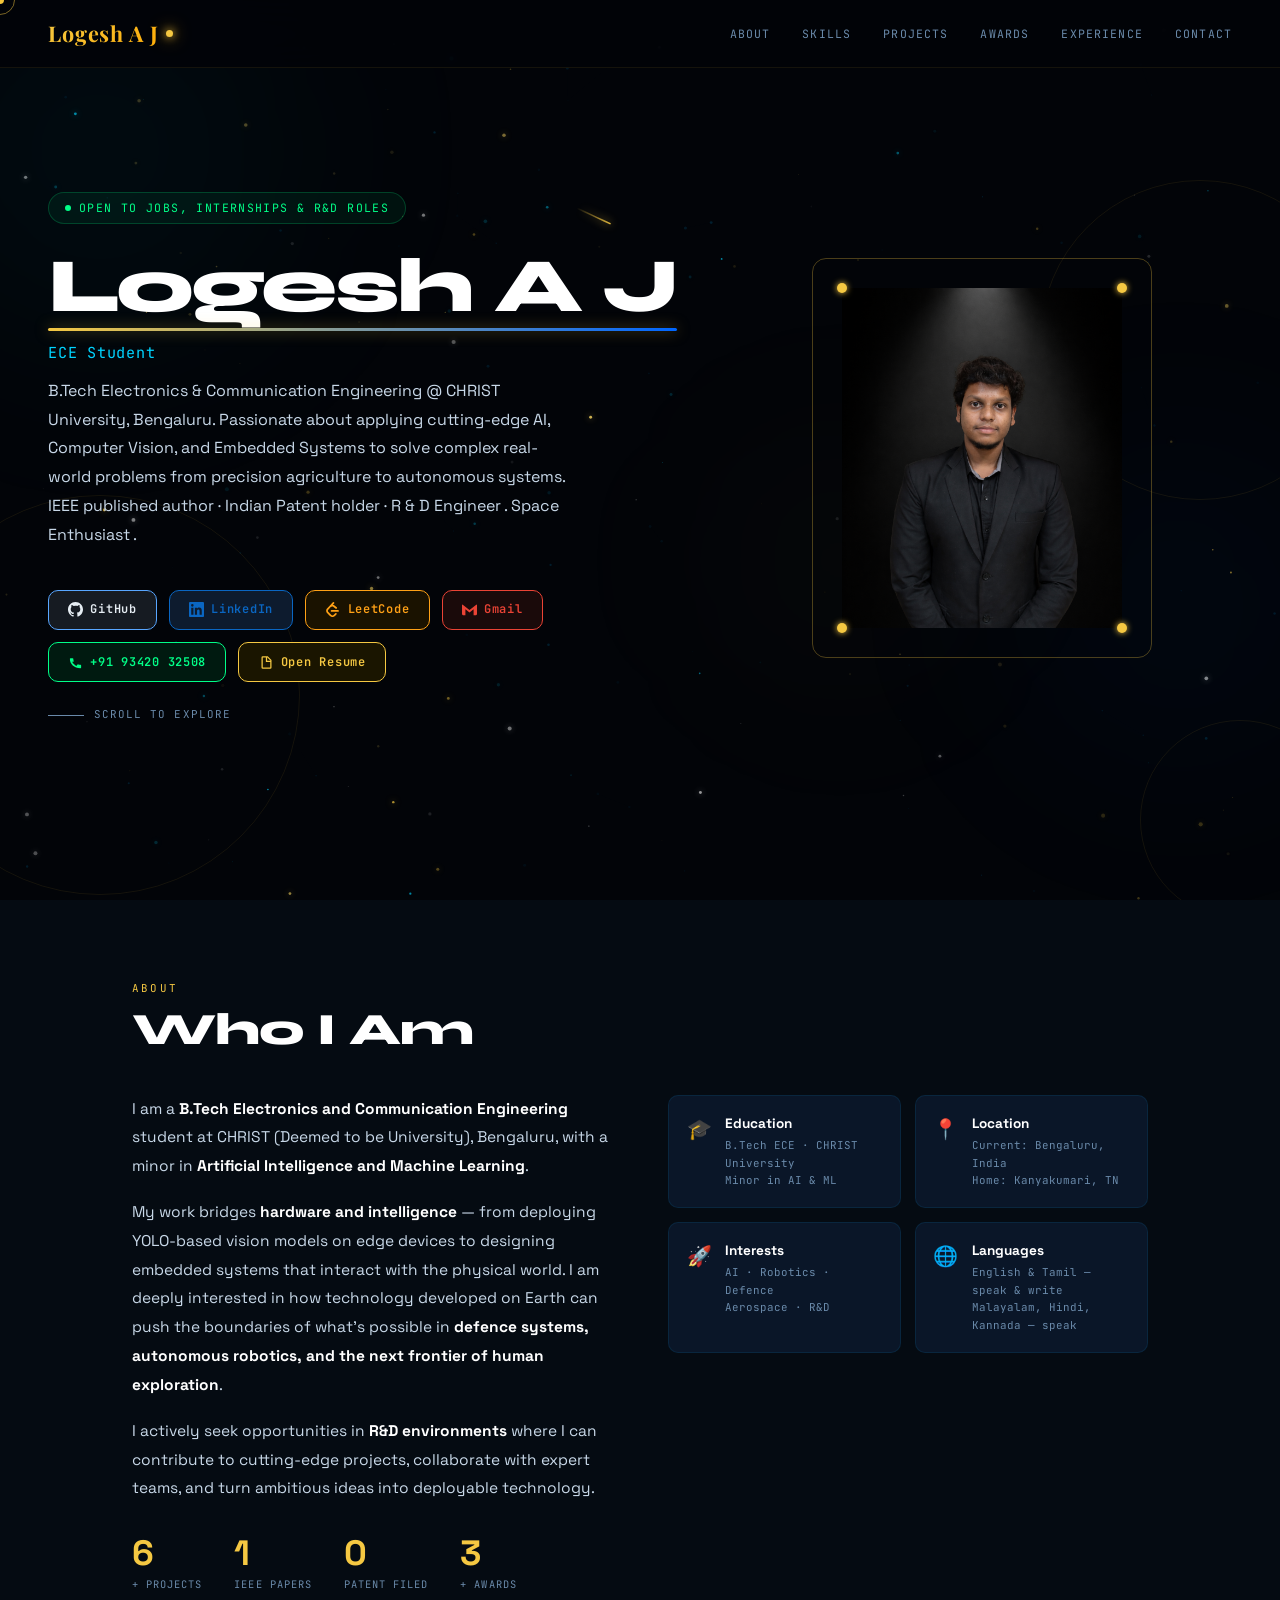
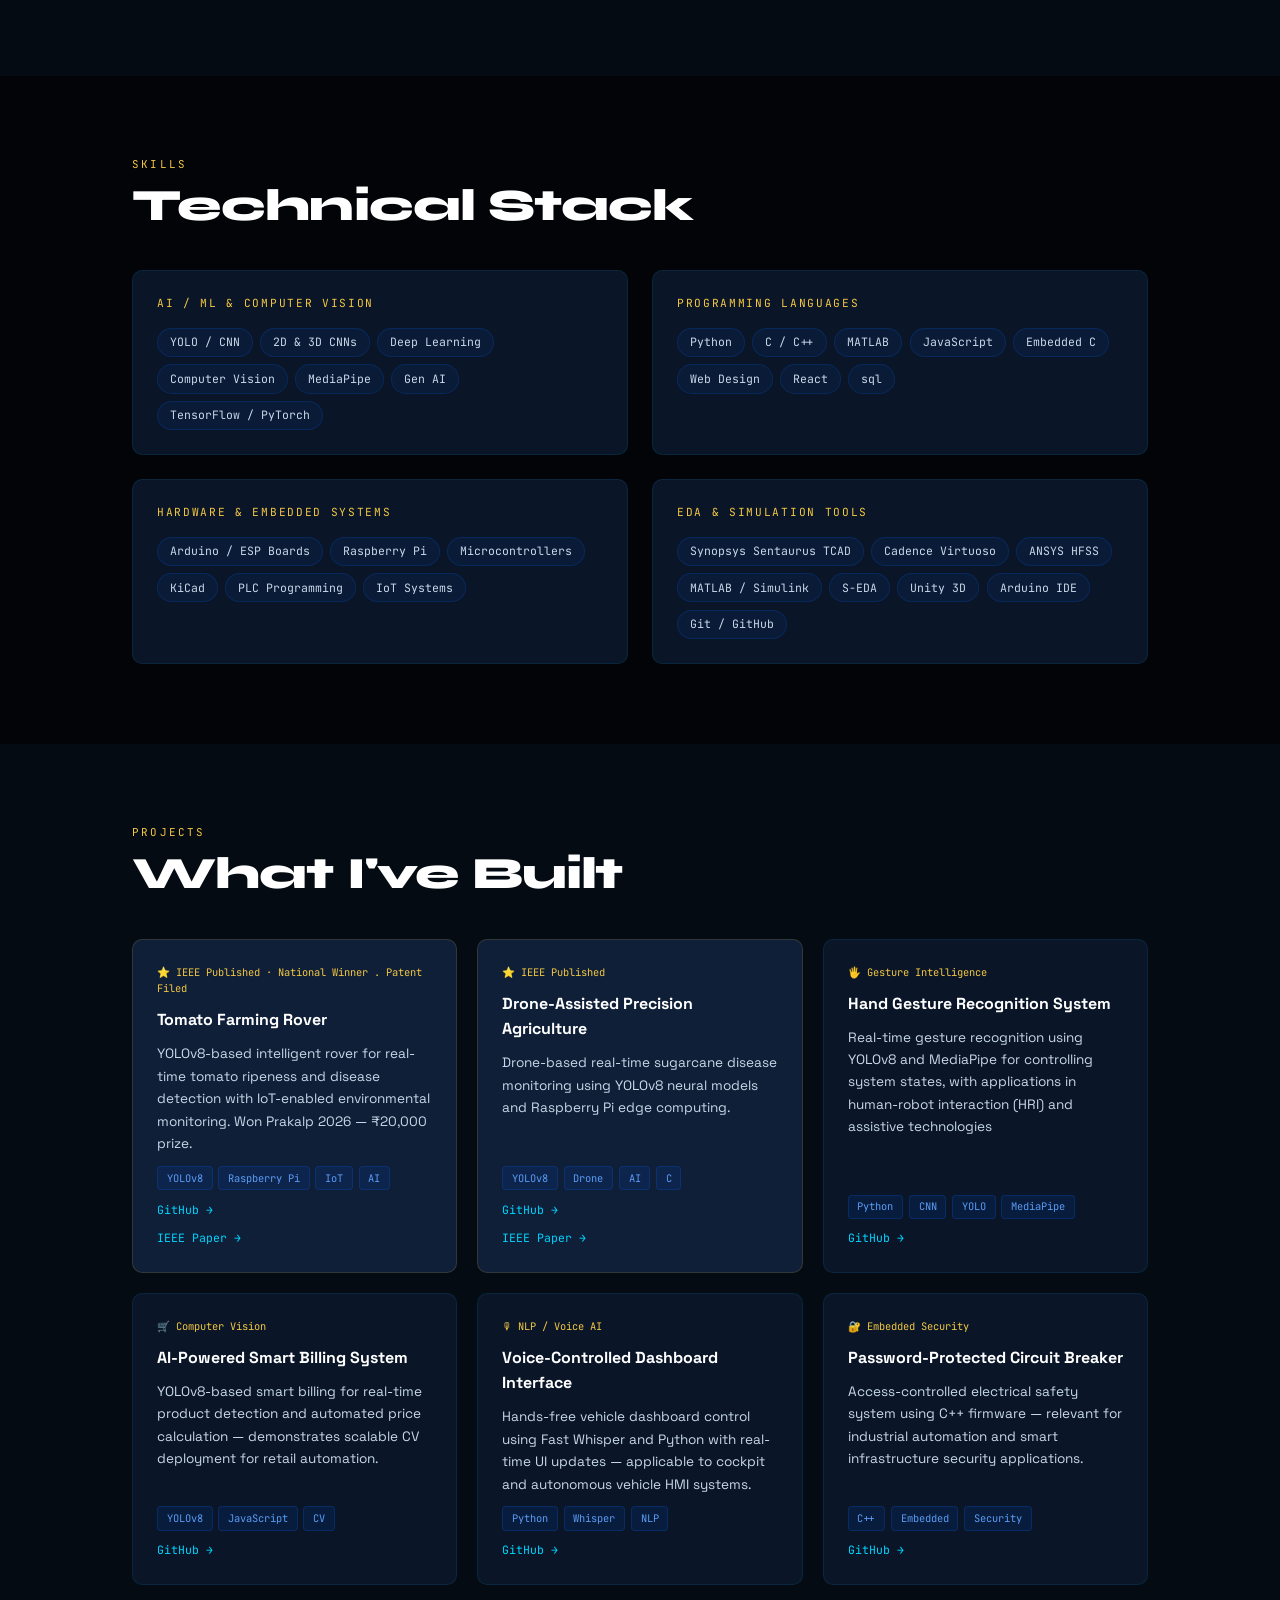
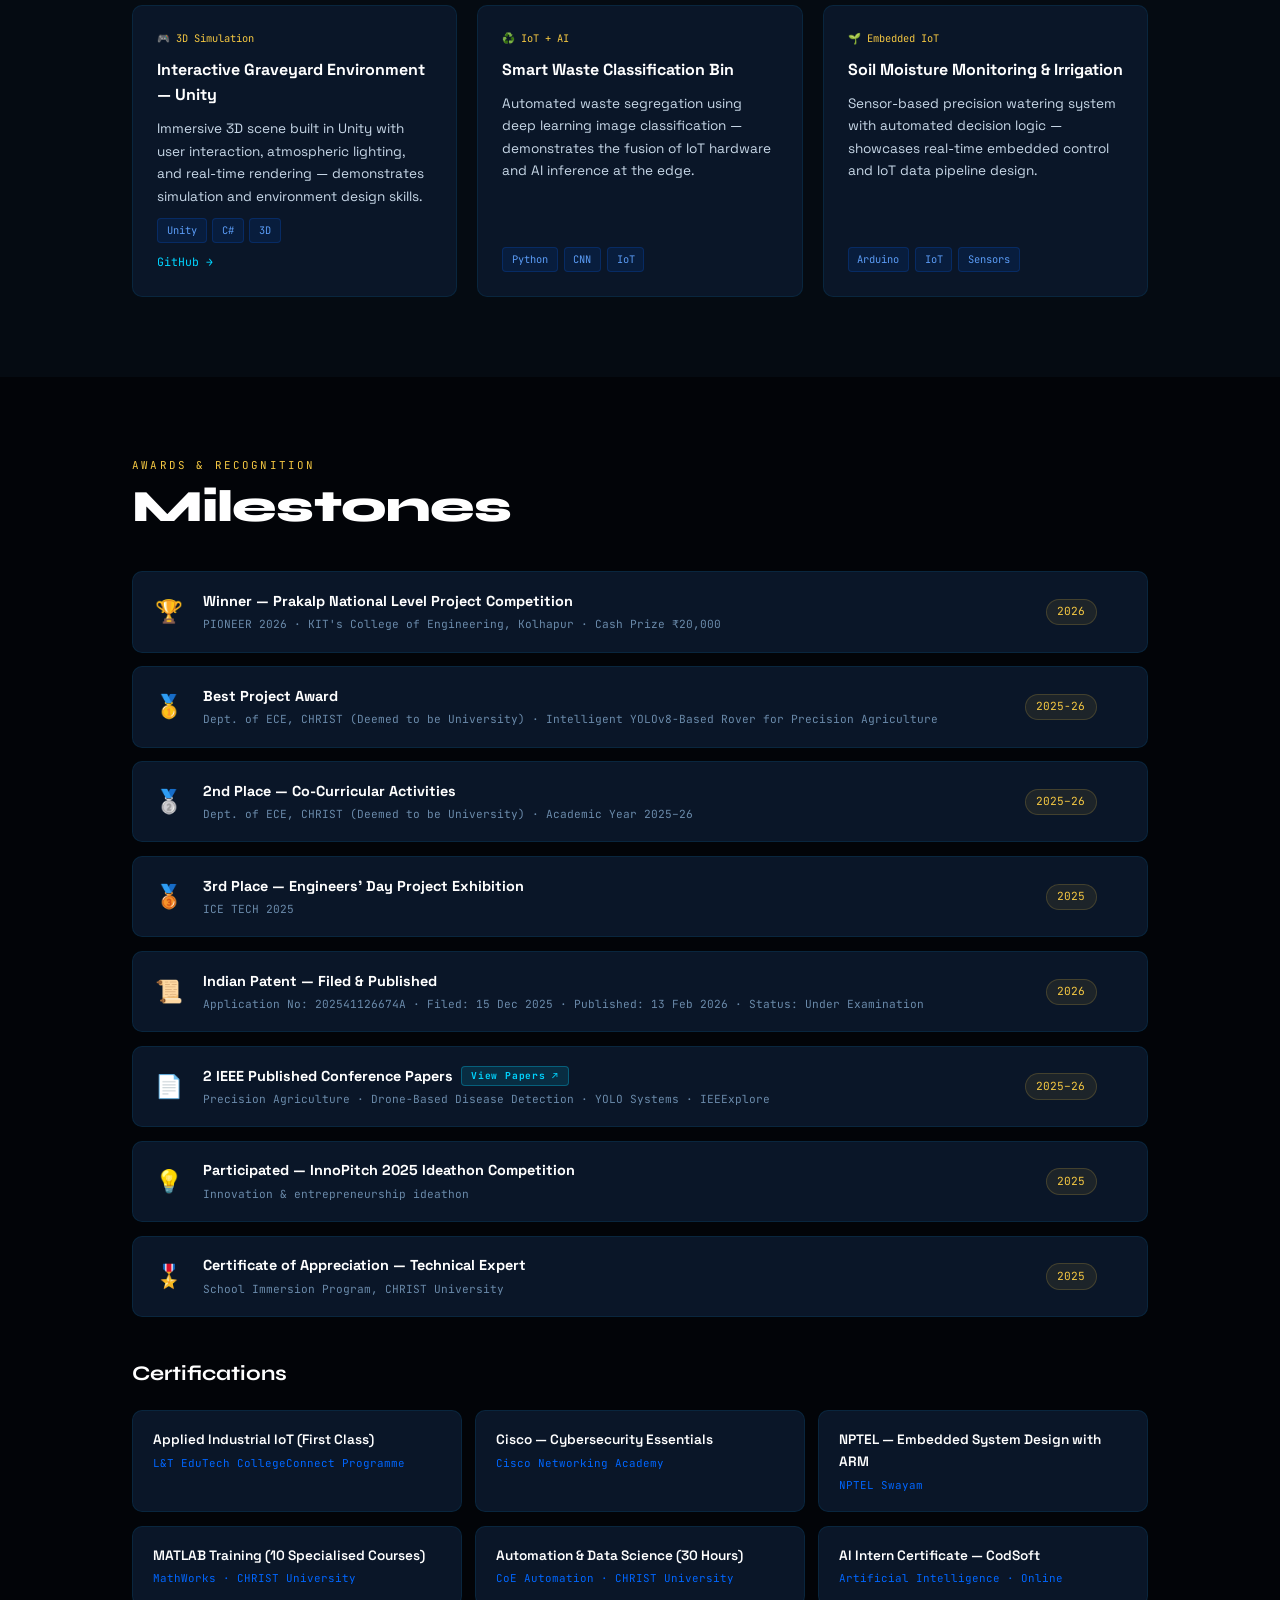
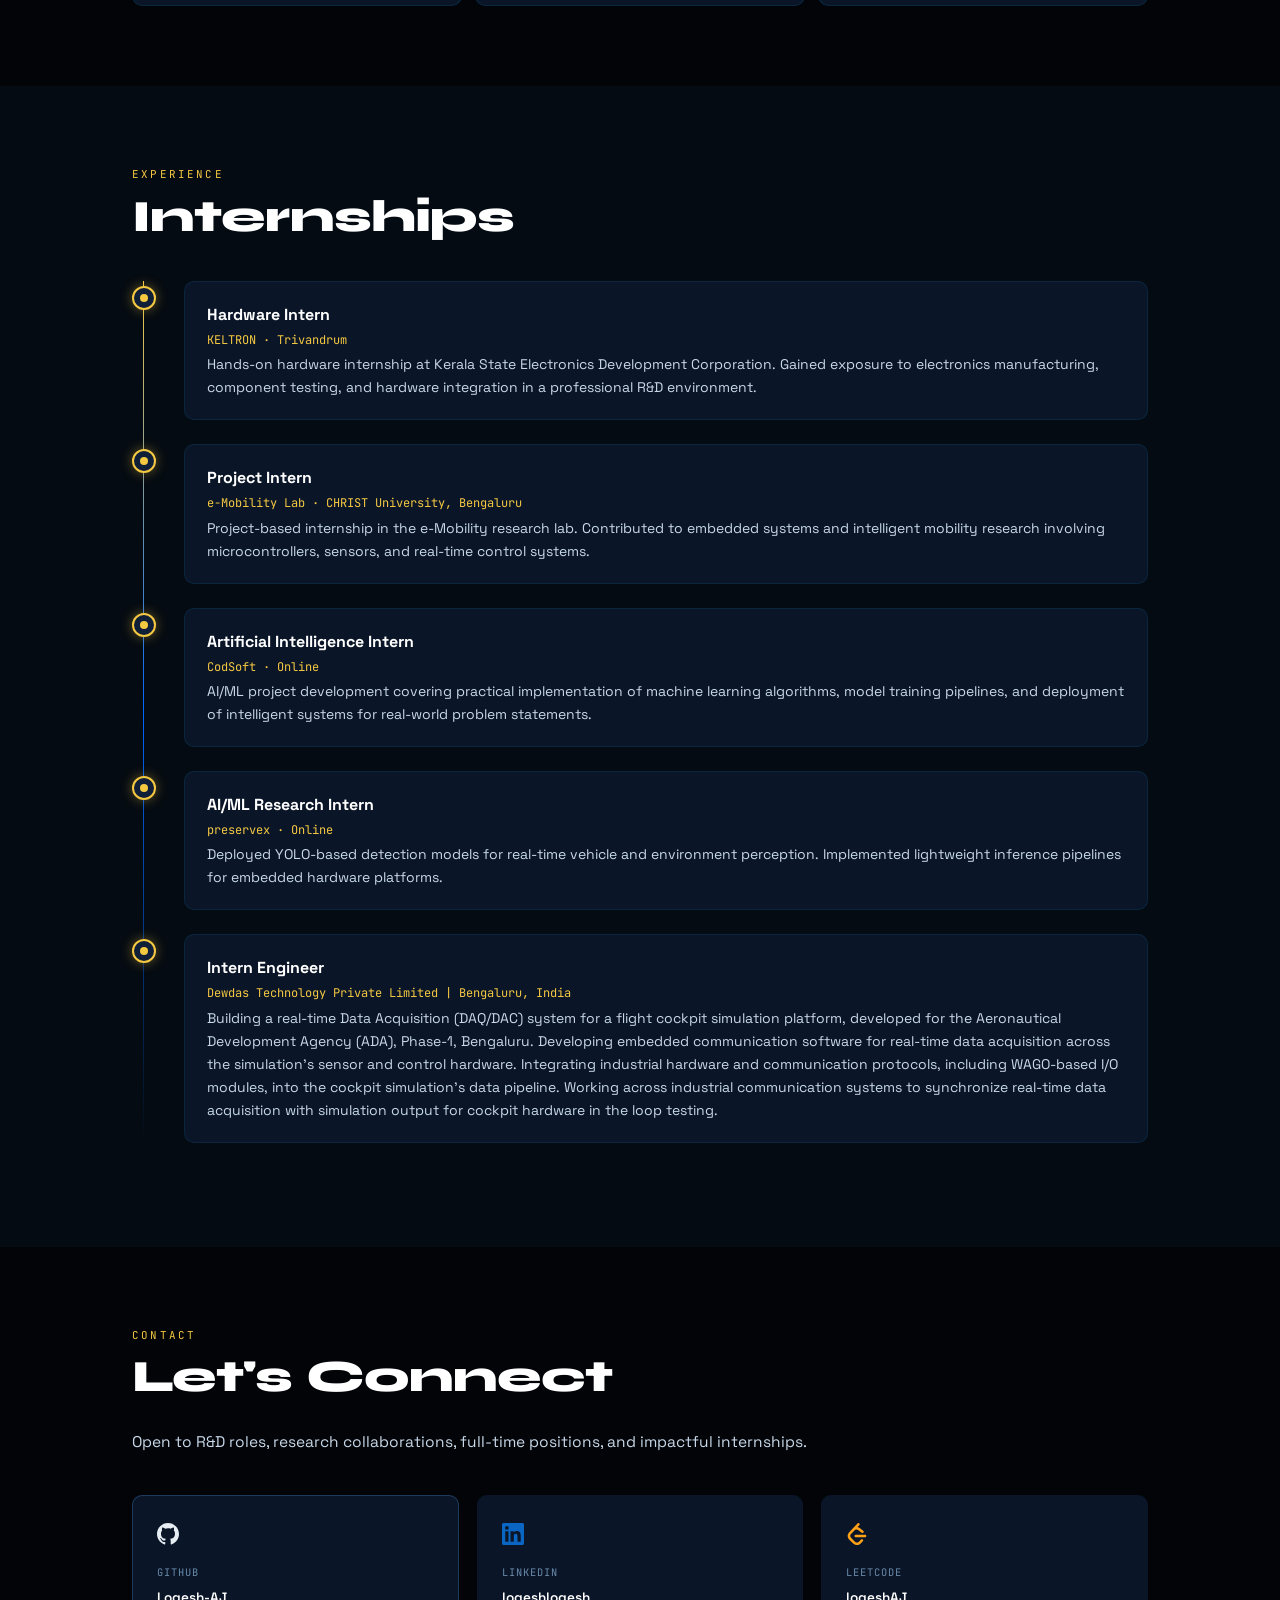
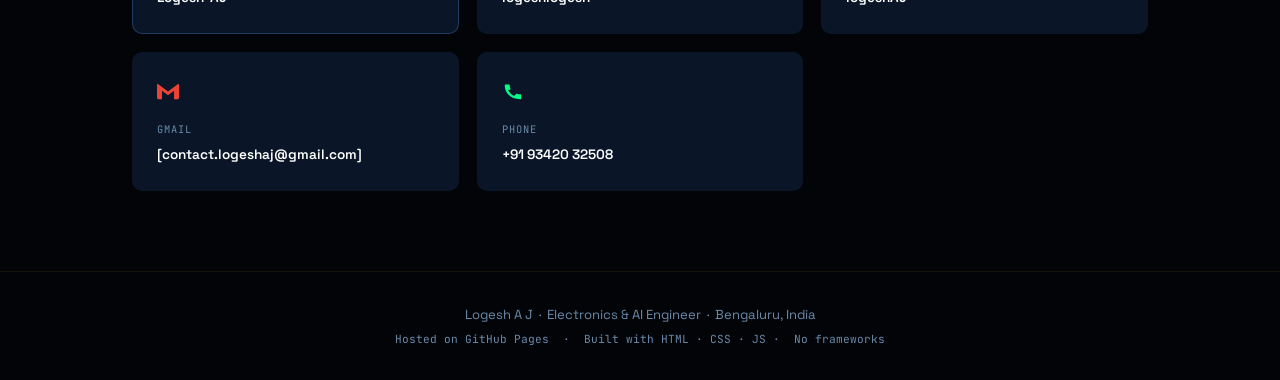
<file: portfolio/index.html>
<!DOCTYPE html>
<html lang="en">
<head>
  <meta charset="UTF-8" />
  <meta name="viewport" content="width=device-width, initial-scale=1.0"/>
  <title>Logesh A J — ECE &amp; AI Engineer</title>
  <meta name="description" content="Portfolio of Logesh A J — ECE Student, AI/ML Engineer, IEEE Published Author, Patent Holder. Specialising in Computer Vision, Edge AI, Embedded Systems, and R&D.">

  <!-- Fonts -->
  <link rel="preconnect" href="https://fonts.googleapis.com">
  <link href="https://fonts.googleapis.com/css2?family=Playfair+Display:wght@700;800&family=Syne:wght@400;600;700;800;900&family=Space+Grotesk:wght@300;400;500;600;700&family=JetBrains+Mono:wght@400;500;700&display=swap" rel="stylesheet">

  <!-- Stylesheet -->
  <link rel="stylesheet" href="css/style.css">
</head>
<body>

<!-- Scroll Progress -->
<div id="scrollBar"></div>

<!-- Custom cursor -->
<div class="cursor" id="cur"></div>
<div class="cursor-ring" id="ring"></div>

<!-- Ambient star canvas -->
<canvas id="starCanvas"></canvas>
<!-- Network particle canvas -->
<canvas id="bgCanvas"></canvas>

<!-- Floating glow orbs -->
<div class="glow-orb orb-1"></div>
<div class="glow-orb orb-2"></div>
<div class="glow-orb orb-3"></div>

<!-- ============================================================
     IEEE PAPERS MODAL
     ============================================================ -->
<div class="modal-overlay" id="ieeeModal" role="dialog" aria-modal="true">
  <div class="modal-box">
    <div class="modal-header">
      <span class="modal-title">📄 IEEE Conference Papers</span>
      <button class="modal-close" id="modalClose" aria-label="Close">✕</button>
    </div>

    <a class="paper-card" href="https://ieeexplore.ieee.org/document/11416660" target="_blank" rel="noopener">
      <div class="paper-num">Paper 01 · 2026 · IEEE Conference</div>
      <div class="paper-name">Intelligent YOLOv8-Based Rover for Precision Agriculture: Tomato Ripeness and Disease Detection</div>
      <div class="paper-link">ieeexplore.ieee.org/document/11416660</div>
    </a>

    <a class="paper-card" href="https://ieeexplore.ieee.org/document/11296538/" target="_blank" rel="noopener">
      <div class="paper-num">Paper 02 · 2025 · IEEE Conference</div>
      <div class="paper-name">Precision Farming on Sugarcane: Drone-Based Disease Detection Using YOLOv8 Neural Models</div>
      <div class="paper-link">ieeexplore.ieee.org/document/11296538</div>
    </a>
  </div>
</div>

<!-- ============================================================
     NAVBAR
     ============================================================ -->
<nav class="nav" id="nav">
  <!-- Playfair Display logo with gold shimmer -->
  <div class="nav-brand">
    Logesh A J<span class="brand-dot"></span>
  </div>

  <ul class="nav-links" id="navLinks">
    <li><a href="#about">About</a></li>
    <li><a href="#skills">Skills</a></li>
    <li><a href="#projects">Projects</a></li>
    <li><a href="#achievements">Awards</a></li>
    <li><a href="#experience">Experience</a></li>
    <li><a href="#contact">Contact</a></li>
  </ul>

  <div class="hamburger" id="burger">
    <span></span><span></span><span></span>
  </div>
</nav>

<!-- ============================================================
     HERO  (no blank space — padding-top matches nav height)
     ============================================================ -->
<section class="hero" id="home">
  <div class="hero-content">

    <!-- Status: Jobs & Internships + R&D interest -->
    <div class="status-badge rv">
      <div class="status-dot"></div>
      Open to Jobs, Internships &amp; R&amp;D Roles
    </div>

    <h1 class="hero-name rv d1">
      <span class="hero-name-wrap">Logesh A J</span>
    </h1>

    <!-- Typing animation -->
    <div class="hero-title rv d2" id="heroTyped">ECE Student &nbsp;·&nbsp; AI / ML Engineer &nbsp;·&nbsp; Embedded Systems</div>

    <p class="hero-sub rv d2">
      B.Tech Electronics &amp; Communication Engineering @ CHRIST University, Bengaluru.
      Passionate about applying cutting-edge AI, Computer Vision, and Embedded Systems
      to solve complex real-world problems from precision agriculture to autonomous systems.
      IEEE published author · Indian Patent holder · R &amp D Engineer . Space Enthusiast .
    </p>

    <div class="hero-btns rv d3">
      <!-- GitHub -->
      <a href="https://github.com/Logesh-AJ" target="_blank" class="social-btn btn-github">
        <svg width="15" height="15" fill="currentColor" viewBox="0 0 24 24"><path d="M12 0C5.37 0 0 5.37 0 12c0 5.3 3.44 9.8 8.2 11.38.6.1.82-.26.82-.58v-2.04c-3.34.72-4.04-1.61-4.04-1.61-.55-1.39-1.34-1.76-1.34-1.76-1.09-.74.08-.73.08-.73 1.2.08 1.84 1.24 1.84 1.24 1.07 1.83 2.8 1.3 3.48 1 .11-.78.42-1.31.76-1.61-2.67-.3-5.47-1.33-5.47-5.93 0-1.31.47-2.38 1.24-3.22-.12-.3-.54-1.52.12-3.17 0 0 1.01-.32 3.3 1.23a11.5 11.5 0 0 1 3-.4c1.02 0 2.04.14 3 .4 2.28-1.55 3.29-1.23 3.29-1.23.66 1.65.24 2.87.12 3.17.77.84 1.24 1.91 1.24 3.22 0 4.61-2.81 5.63-5.48 5.92.43.37.81 1.1.81 2.22v3.29c0 .32.22.69.83.57C20.57 21.8 24 17.3 24 12c0-6.63-5.37-12-12-12z"/></svg>
        GitHub
      </a>
      <!-- LinkedIn -->
      <a href="https://www.linkedin.com/in/logeshlogesh/" target="_blank" class="social-btn btn-linkedin">
        <svg width="15" height="15" fill="currentColor" viewBox="0 0 24 24"><path d="M20.45 20.45h-3.55v-5.57c0-1.33-.03-3.04-1.85-3.04-1.85 0-2.14 1.45-2.14 2.94v5.67H9.36V9h3.41v1.56h.05c.47-.9 1.63-1.85 3.36-1.85 3.59 0 4.26 2.37 4.26 5.45v6.29zM5.34 7.43a2.06 2.06 0 1 1 0-4.12 2.06 2.06 0 0 1 0 4.12zm1.78 13.02H3.56V9h3.56v11.45zM22.22 0H1.77C.79 0 0 .77 0 1.73v20.54C0 23.23.79 24 1.77 24h20.45c.98 0 1.78-.77 1.78-1.73V1.73C24 .77 23.2 0 22.22 0z"/></svg>
        LinkedIn
      </a>
      <!-- LeetCode -->
      <a href="https://leetcode.com/u/logeshAJ/" target="_blank" class="social-btn btn-leetcode">
        <svg width="15" height="15" fill="currentColor" viewBox="0 0 24 24"><path d="M13.483 0a1.374 1.374 0 0 0-.961.438L7.116 6.226l-3.854 4.126a5.266 5.266 0 0 0-1.209 2.104 5.35 5.35 0 0 0-.125.513 5.527 5.527 0 0 0 .062 2.362 5.83 5.83 0 0 0 .349 1.017 5.938 5.938 0 0 0 1.271 1.818l4.277 4.193.039.038c2.248 2.165 5.852 2.133 8.063-.074l2.396-2.392c.54-.54.54-1.414.003-1.955a1.378 1.378 0 0 0-1.951-.003l-2.396 2.392a3.021 3.021 0 0 1-4.205.038l-.02-.019-4.276-4.193c-.652-.64-.972-1.469-.948-2.263a2.68 2.68 0 0 1 .066-.523 2.545 2.545 0 0 1 .619-1.164L9.13 8.114c1.058-1.134 3.204-1.27 4.43-.278l3.501 2.831c.593.48 1.461.387 1.94-.207a1.384 1.384 0 0 0-.207-1.943l-3.5-2.831c-.8-.647-1.766-1.045-2.774-1.202l2.015-2.158A1.384 1.384 0 0 0 13.483 0zm-2.866 12.815a1.38 1.38 0 0 0-1.38 1.382 1.38 1.38 0 0 0 1.38 1.382H20.79a1.38 1.38 0 0 0 1.38-1.382 1.38 1.38 0 0 0-1.38-1.382z"/></svg>
        LeetCode
      </a>
      <!-- Gmail — opens compose; mobile uses mailto, desktop uses Gmail web -->
      <a href="mailto:contact.logeshaj@gmail.com" class="social-btn btn-gmail" id="gmailHeroBtn">
        <svg width="15" height="15" fill="currentColor" viewBox="0 0 24 24"><path d="M24 5.457v13.909c0 .904-.732 1.636-1.636 1.636h-3.819V11.73L12 16.64l-6.545-4.91v9.273H1.636A1.636 1.636 0 0 1 0 19.366V5.457c0-.54.273-1.01.682-1.29L12 12.64l11.318-8.473c.41.28.682.75.682 1.29z"/></svg>
        Gmail
      </a>
      <!-- Phone -->
      <a href="tel:+919342032508" class="social-btn btn-phone">
        <svg width="15" height="15" fill="currentColor" viewBox="0 0 24 24"><path d="M6.6 10.8c1.4 2.8 3.8 5.1 6.6 6.6l2.2-2.2c.3-.3.7-.4 1-.2 1.1.4 2.3.6 3.6.6.6 0 1 .4 1 1V20c0 .6-.4 1-1 1C9.6 21 3 14.4 3 6c0-.6.4-1 1-1h3.5c.6 0 1 .4 1 1 0 1.3.2 2.5.6 3.6.1.3 0 .7-.2 1L6.6 10.8z"/></svg>
        +91 93420 32508
      </a>
      <!-- Resume PDF -->
      <a href="assets/Logesh_resume.pdf" target="_blank" class="social-btn btn-resume">
        <svg width="15" height="15" fill="currentColor" viewBox="0 0 24 24"><path d="M14 2H6a2 2 0 0 0-2 2v16a2 2 0 0 0 2 2h12a2 2 0 0 0 2-2V8l-6-6zm-1 1.5L18.5 9H13V3.5zM6 20V4h5v7h7v9H6z"/></svg>
        Open Resume
      </a>
    </div>

    <div class="scroll-hint rv d4">
      <div class="scroll-line"></div>
      <span>Scroll to explore</span>
    </div>
  </div>

  <!-- ── Profile Photo — properly aligned, object-position top ── -->
  <div class="hero-image rv d2">
    <div class="photo-wrap">
      <!--
        Place your photo at: assets/profile.png
        The photo will be vertically centred from the top to show face
      -->
      <img src="assets/profile.png" alt="Logesh A J"
           onerror="this.parentElement.innerHTML='<div style=\'width:100%;height:100%;border-radius:10px;background:#0a1628;display:flex;flex-direction:column;align-items:center;justify-content:center;gap:.75rem;border:1px dashed rgba(245,200,66,.2)\'><span style=\'font-size:3rem\'>👤</span><span style=\'font-family:monospace;font-size:.7rem;color:#6a8aaa;text-align:center;padding:0 1rem\'>Add photo as<br/>assets/profile.png</span></div>'"/>
      <div class="photo-border"></div>
      <div class="photo-corner pc-tl"></div>
      <div class="photo-corner pc-tr"></div>
      <div class="photo-corner pc-bl"></div>
      <div class="photo-corner pc-br"></div>
    </div>
  </div>
</section>

<!-- ============================================================
     ABOUT
     ============================================================ -->
<section class="section alt" id="about">
  <div class="container">
    <div class="sec-label">About</div>
    <h2 class="sec-title rv">Who I Am</h2>
    <div class="about-grid">
      <div class="about-text rv d1">
        <p>
          I am a <strong>B.Tech Electronics and Communication Engineering</strong> student
          at CHRIST (Deemed to be University), Bengaluru, with a minor in
          <strong>Artificial Intelligence and Machine Learning</strong>.
        </p>
        <p>
          My work bridges <strong>hardware and intelligence</strong> — from deploying YOLO-based
          vision models on edge devices to designing embedded systems that interact with the
          physical world. I am deeply interested in how technology developed on Earth
          can push the boundaries of what's possible in <strong>defence systems, autonomous robotics,
          and the next frontier of human exploration</strong>.
        </p>
        <p>
          I actively seek opportunities in <strong>R&amp;D environments</strong> where I can
          contribute to cutting-edge projects, collaborate with expert teams, and turn ambitious
          ideas into deployable technology.
        </p>
        <div class="stats-row">
          <div class="stat-box"><span class="stat-num" data-t="10">0</span><span class="stat-lbl">+ Projects</span></div>
          <div class="stat-box"><span class="stat-num" data-t="2">0</span><span class="stat-lbl">IEEE Papers</span></div>
          <div class="stat-box"><span class="stat-num" data-t="1">0</span><span class="stat-lbl">Patent Filed</span></div>
          <div class="stat-box"><span class="stat-num" data-t="5">0</span><span class="stat-lbl">+ Awards</span></div>
        </div>
      </div>
      <div class="info-cards rv d2">
        <div class="icard">
          <div class="icard-icon">🎓</div>
          <div>
            <div class="icard-title">Education</div>
            <div class="icard-sub">B.Tech ECE · CHRIST University</div>
            <div class="icard-sub">Minor in AI &amp; ML</div>
          </div>
        </div>
        <div class="icard">
          <div class="icard-icon">📍</div>
          <div>
            <div class="icard-title">Location</div>
            <div class="icard-sub">Current: Bengaluru, India</div>
            <div class="icard-sub">Home: Kanyakumari, TN</div>
          </div>
        </div>
        <div class="icard">
          <div class="icard-icon">🚀</div>
          <div>
            <div class="icard-title">Interests</div>
            <div class="icard-sub">AI · Robotics · Defence</div>
            <div class="icard-sub">Aerospace · R&amp;D</div>
          </div>
        </div>
        <div class="icard">
          <div class="icard-icon">🌐</div>
          <div>
            <div class="icard-title">Languages</div>
            <div class="icard-sub">English &amp; Tamil — speak &amp; write</div>
            <div class="icard-sub">Malayalam, Hindi, Kannada — speak</div>
          </div>
        </div>
      </div>
    </div>
  </div>
</section>

<!-- ============================================================
     SKILLS
     ============================================================ -->
<section class="section" id="skills">
  <div class="container">
    <div class="sec-label">Skills</div>
    <h2 class="sec-title rv">Technical Stack</h2>
    <div class="skills-grid">
      <div class="skill-box rv d1">
        <div class="skill-box-title">AI / ML &amp; Computer Vision</div>
        <div class="tags">
          <span class="tag">YOLO / CNN</span>
          <span class="tag">2D &amp; 3D CNNs</span>
          <span class="tag">Deep Learning</span>
          <span class="tag">Computer Vision</span>
          <span class="tag">MediaPipe</span>
          <span class="tag">Gen AI</span>
          <span class="tag">TensorFlow / PyTorch</span>
        </div>
      </div>
      <div class="skill-box rv d2">
        <div class="skill-box-title">Programming Languages</div>
        <div class="tags">
          <span class="tag">Python</span>
          <span class="tag">C / C++</span>
          <span class="tag">MATLAB</span>
          <span class="tag">JavaScript</span>
          <span class="tag">Embedded C</span>
          <span class="tag">Web Design</span>
          <span class="tag">React</span>
          <span class="tag">sql</span>
        </div>
      </div>
      <div class="skill-box rv d3">
        <div class="skill-box-title">Hardware &amp; Embedded Systems</div>
        <div class="tags">
          <span class="tag">Arduino / ESP Boards</span>
          <span class="tag">Raspberry Pi</span>
          <span class="tag">Microcontrollers</span>
          <span class="tag">KiCad</span>
          <span class="tag">PLC Programming</span>
          <span class="tag">IoT Systems</span>
        </div>
      </div>
      <div class="skill-box rv d4">
        <div class="skill-box-title">EDA &amp; Simulation Tools</div>
        <div class="tags">
          <span class="tag">Synopsys Sentaurus TCAD</span>
          <span class="tag">Cadence Virtuoso</span>
          <span class="tag">ANSYS HFSS</span>
          <span class="tag">MATLAB / Simulink</span>
          <span class="tag">S-EDA</span>
          <span class="tag">Unity 3D</span>
          <span class="tag">Arduino IDE</span>
          <span class="tag">Git / GitHub</span>
        </div>
      </div>
    </div>
  </div>
</section>

<!-- ============================================================
     PROJECTS
     ============================================================ -->
<section class="section alt" id="projects">
  <div class="container">
    <div class="sec-label">Projects</div>
    <h2 class="sec-title rv">What I've Built</h2>
    <div class="projects-grid">

      <!-- P1 -->
      <div class="pcard featured rv d1">
        <div class="pbadge">⭐ IEEE Published · National Winner . Patent Filed</div>
        <h3>Tomato Farming Rover</h3>
        <p>YOLOv8-based intelligent rover for real-time tomato ripeness and disease detection with IoT-enabled environmental monitoring. Won Prakalp 2026 — ₹20,000 prize.</p>
        <div class="ptags"><span>YOLOv8</span><span>Raspberry Pi</span><span>IoT</span><span>AI</span></div>
        <a href="https://github.com/Logesh-AJ/Tomato-Farming-Rover" target="_blank" class="plink">GitHub →</a>
        <a href="https://ieeexplore.ieee.org/document/11416660" target="_blank" class="plink">IEEE Paper →</a>
      </div>

      <!-- P2 -->
      <div class="pcard featured rv d2">
        <div class="pbadge">⭐ IEEE Published </div>
        <h3>Drone-Assisted Precision Agriculture</h3>
        <p>Drone-based real-time sugarcane disease monitoring using YOLOv8 neural models and Raspberry Pi edge computing. </p>
        <div class="ptags"><span>YOLOv8</span><span>Drone</span><span>AI</span><span>C</span></div>
        <a href="https://github.com/Logesh-AJ/Drone-Assisted-Precision-Agriculture-System" target="_blank" class="plink">GitHub →</a>
        <a href="https://ieeexplore.ieee.org/document/11296538/" target="_blank" class="plink">IEEE Paper →</a>
      </div>

      <!-- P3 -->
      <div class="pcard rv d3">
        <div class="pbadge">🖐 Gesture Intelligence</div>
        <h3>Hand Gesture Recognition System</h3>
        <p>Real-time gesture recognition using YOLOv8 and MediaPipe for controlling system states, with applications in human-robot interaction (HRI) and assistive technologies</p>
        <div class="ptags"><span>Python</span><span>CNN</span><span>YOLO</span><span>MediaPipe</span></div>
        <a href="https://github.com/Logesh-AJ/hand-gesture-yolo-raspberrypi" target="_blank" class="plink">GitHub →</a>
      </div>

      <!-- P4 -->
      <div class="pcard rv d1">
        <div class="pbadge">🛒 Computer Vision</div>
        <h3>AI-Powered Smart Billing System</h3>
        <p>YOLOv8-based smart billing for real-time product detection and automated price calculation — demonstrates scalable CV deployment for retail automation.</p>
        <div class="ptags"><span>YOLOv8</span><span>JavaScript</span><span>CV</span></div>
        <a href="https://github.com/Logesh-AJ/Computer-Vision-Based-Automated-Billing-System" target="_blank" class="plink">GitHub →</a>
      </div>

      <!-- P5 -->
      <div class="pcard rv d2">
        <div class="pbadge">🎙 NLP / Voice AI</div>
        <h3>Voice-Controlled Dashboard Interface</h3>
        <p>Hands-free vehicle dashboard control using Fast Whisper and Python with real-time UI updates — applicable to cockpit and autonomous vehicle HMI systems.</p>
        <div class="ptags"><span>Python</span><span>Whisper</span><span>NLP</span></div>
        <a href="https://github.com/Logesh-AJ/Voice-Controlled-Dashboard-Interface" target="_blank" class="plink">GitHub →</a>
      </div>

      <!-- P6 -->
      <div class="pcard rv d3">
        <div class="pbadge">🔐 Embedded Security</div>
        <h3>Password-Protected Circuit Breaker</h3>
        <p>Access-controlled electrical safety system using C++ firmware — relevant for industrial automation and smart infrastructure security applications.</p>
        <div class="ptags"><span>C++</span><span>Embedded</span><span>Security</span></div>
        <a href="https://github.com/Logesh-AJ/Password-Protected-Circuit-Breaker" target="_blank" class="plink">GitHub →</a>
      </div>
            <!-- P7 -->
            <div class="pcard rv d3">
              <div class="pbadge">🎮 3D Simulation</div>
              <h3>Interactive Graveyard Environment — Unity</h3>
              <p>Immersive 3D scene built in Unity with user interaction, atmospheric lighting, and real-time rendering —
                demonstrates simulation and environment design skills.</p>
              <div class="ptags"><span>Unity</span><span>C#</span><span>3D</span></div>
              <a href="https://github.com/Logesh-AJ/Interactive-Graveyard-Environment-in-Unity" target="_blank" class="plink">GitHub
                →</a>
            </div>

      <!-- P8 -->
      <div class="pcard rv d1">
        <div class="pbadge">♻️ IoT + AI</div>
        <h3>Smart Waste Classification Bin</h3>
        <p>Automated waste segregation using deep learning image classification — demonstrates the fusion of IoT hardware and AI inference at the edge.</p>
        <div class="ptags"><span>Python</span><span>CNN</span><span>IoT</span></div>
      </div>

      <!-- P9 -->
      <div class="pcard rv d2">
        <div class="pbadge">🌱 Embedded IoT</div>
        <h3>Soil Moisture Monitoring &amp; Irrigation</h3>
        <p>Sensor-based precision watering system with automated decision logic — showcases real-time embedded control and IoT data pipeline design.</p>
        <div class="ptags"><span>Arduino</span><span>IoT</span><span>Sensors</span></div>
      </div>



    </div>
  </div>
</section>

<!-- ============================================================
     ACHIEVEMENTS
     ============================================================ -->
<section class="section" id="achievements">
  <div class="container">
    <div class="sec-label">Awards &amp; Recognition</div>
    <h2 class="sec-title rv">Milestones</h2>
    <div class="ach-list">

      <!-- 1 -->
      <a class="ach-item rv d1"
         href="https://github.com/Logesh-AJ/Certificates-/tree/main/A-prakalp-%20Winner%20(national_level_project_expo)"
         target="_blank">
        <div class="ach-icon">🏆</div>
        <div class="ach-body">
          <div class="ach-title">Winner — Prakalp National Level Project Competition</div>
          <div class="ach-sub">PIONEER 2026 · KIT's College of Engineering, Kolhapur · Cash Prize ₹20,000</div>
        </div>
        <div class="ach-year">2026</div>
        <div class="ach-arrow">↗</div>
      </a>

      <!-- 2 -->
      <a class="ach-item rv d2"
         href="https://github.com/Logesh-AJ/Certificates-/tree/main/Awards"
         target="_blank">
        <div class="ach-icon">🥇</div>
        <div class="ach-body">
          <div class="ach-title">Best Project Award</div>
          <div class="ach-sub">Dept. of ECE, CHRIST (Deemed to be University) · Intelligent YOLOv8-Based Rover for Precision Agriculture</div>
        </div>
        <div class="ach-year">2025-26</div>
        <div class="ach-arrow">↗</div>
      </a>

      <!-- 3 -->
      <a class="ach-item rv d3"
         href="https://github.com/Logesh-AJ/Certificates-/tree/main/Awards"
         target="_blank">
        <div class="ach-icon">🥈</div>
        <div class="ach-body">
          <div class="ach-title">2nd Place — Co-Curricular Activities</div>
          <div class="ach-sub">Dept. of ECE, CHRIST (Deemed to be University) · Academic Year 2025–26</div>
        </div>
        <div class="ach-year">2025–26</div>
        <div class="ach-arrow">↗</div>
      </a>

      <!-- 4 -->
      <a class="ach-item rv d4"
         href="https://github.com/Logesh-AJ/Certificates-/tree/main/participation"
         target="_blank">
        <div class="ach-icon">🥉</div>
        <div class="ach-body">
          <div class="ach-title">3rd Place — Engineers' Day Project Exhibition</div>
          <div class="ach-sub">ICE TECH 2025</div>
        </div>
        <div class="ach-year">2025</div>
        <div class="ach-arrow">↗</div>
      </a>

      <!-- 5: Patent -->
      <a class="ach-item rv d1"
         href="https://github.com/Logesh-AJ/Certificates-/tree/main/patent"
         target="_blank">
        <div class="ach-icon">📜</div>
        <div class="ach-body">
          <div class="ach-title">Indian Patent — Filed &amp; Published</div>
          <div class="ach-sub">Application No: 202541126674A · Filed: 15 Dec 2025 · Published: 13 Feb 2026 · Status: Under Examination</div>
        </div>
        <div class="ach-year">2026</div>
        <div class="ach-arrow">↗</div>
      </a>

      <!-- 6: IEEE — popup trigger -->
      <div class="ach-item ieee-trigger rv d2" id="ieeTrigger" tabindex="0" role="button">
        <div class="ach-icon">📄</div>
        <div class="ach-body">
          <div class="ach-title">
            2 IEEE Published Conference Papers
            <span class="ieee-badge">View Papers ↗</span>
          </div>
          <div class="ach-sub">Precision Agriculture · Drone-Based Disease Detection · YOLO Systems · IEEExplore</div>
        </div>
        <div class="ach-year">2025–26</div>
        <div class="ach-arrow">↗</div>
      </div>

      <!-- 7 -->
      <a class="ach-item rv d3"
         href="https://github.com/Logesh-AJ/Certificates-/tree/main/participation"
         target="_blank">
        <div class="ach-icon">💡</div>
        <div class="ach-body">
          <div class="ach-title">Participated — InnoPitch 2025 Ideathon Competition</div>
          <div class="ach-sub">Innovation &amp; entrepreneurship ideathon</div>
        </div>
        <div class="ach-year">2025</div>
        <div class="ach-arrow">↗</div>
      </a>

      <!-- 8 -->
      <a class="ach-item rv d4"
         href="https://github.com/Logesh-AJ/Certificates-/tree/main/volunteering"
         target="_blank">
        <div class="ach-icon">🎖️</div>
        <div class="ach-body">
          <div class="ach-title">Certificate of Appreciation — Technical Expert</div>
          <div class="ach-sub">School Immersion Program, CHRIST University</div>
        </div>
        <div class="ach-year">2025</div>
        <div class="ach-arrow">↗</div>
      </a>

    </div><!-- /ach-list -->

    <!-- ── Certifications ── -->
    <div class="sub-h rv">Certifications</div>
    <div class="cert-grid">

      <a class="cert-card rv d1"
         href="https://github.com/Logesh-AJ/Certificates-/tree/main/courses"
         target="_blank">
        Applied Industrial IoT (First Class)
        <span>L&amp;T EduTech CollegeConnect Programme</span>
      </a>

      <a class="cert-card rv d2"
         href="https://github.com/Logesh-AJ/Certificates-/tree/main/courses"
         target="_blank">
        Cisco — Cybersecurity Essentials
        <span>Cisco Networking Academy</span>
      </a>

      <a class="cert-card rv d3"
         href="https://github.com/Logesh-AJ/Certificates-/tree/main/courses"
         target="_blank">
        NPTEL — Embedded System Design with ARM
        <span>NPTEL Swayam</span>
      </a>

      <a class="cert-card rv d1"
         href="https://github.com/Logesh-AJ/Certificates-/tree/main/matlab"
         target="_blank">
        MATLAB Training (10 Specialised Courses)
        <span>MathWorks · CHRIST University</span>
      </a>

      <a class="cert-card rv d2"
         href="https://github.com/Logesh-AJ/Certificates-/tree/main/courses"
         target="_blank">
        Automation &amp; Data Science (30 Hours)
        <span>CoE Automation · CHRIST University</span>
      </a>

      <a class="cert-card rv d3"
         href="https://github.com/Logesh-AJ/Certificates-/tree/main/internships"
         target="_blank">
        AI Intern Certificate — CodSoft
        <span>Artificial Intelligence · Online</span>
      </a>

    </div>
  </div>
</section>

<!-- ============================================================
     EXPERIENCE
     ============================================================ -->
<section class="section alt" id="experience">
  <div class="container">
    <div class="sec-label">Experience</div>
    <h2 class="sec-title rv">Internships</h2>
    <div class="timeline">

      <!-- Internship 1: KELTRON — from resume -->
      <div class="tl-item rv d1">
        <div class="tl-dot-col"><div class="tl-dot"><div class="tl-dot-inner"></div></div></div>
        <div class="tl-body">
          <div class="tl-title">Hardware Intern</div>
          <div class="tl-org">KELTRON · Trivandrum</div>
          <div class="tl-desc">Hands-on hardware internship at Kerala State Electronics Development Corporation. Gained exposure to electronics manufacturing, component testing, and hardware integration in a professional R&amp;D environment.</div>
        </div>
      </div>

      <!-- Internship 2: e-Mobility Lab — from resume -->
      <div class="tl-item rv d2">
        <div class="tl-dot-col"><div class="tl-dot"><div class="tl-dot-inner"></div></div></div>
        <div class="tl-body">
          <div class="tl-title">Project Intern</div>
          <div class="tl-org">e-Mobility Lab · CHRIST University, Bengaluru</div>
          <div class="tl-desc">Project-based internship in the e-Mobility research lab. Contributed to embedded systems and intelligent mobility research involving microcontrollers, sensors, and real-time control systems.</div>
        </div>
      </div>

      <!-- Internship 3: CodSoft — from resume -->
      <div class="tl-item rv d3">
        <div class="tl-dot-col"><div class="tl-dot"><div class="tl-dot-inner"></div></div></div>
        <div class="tl-body">
          <div class="tl-title">Artificial Intelligence Intern</div>
          <div class="tl-org">CodSoft · Online</div>
          <div class="tl-desc">AI/ML project development covering practical implementation of machine learning algorithms, model training pipelines, and deployment of intelligent systems for real-world problem statements.</div>
        </div>
      </div>


      <!-- Internship 4: Preservex  -->
      <div class="tl-item rv d3">
        <div class="tl-dot-col"><div class="tl-dot"><div class="tl-dot-inner"></div></div></div>
        <div class="tl-body">
          <div class="tl-title">AI/ML Research Intern</div>
          <div class="tl-org">preservex · Online</div>
          <div class="tl-desc">Deployed YOLO-based detection models for real-time vehicle and environment perception. Implemented lightweight
          inference pipelines for embedded hardware platforms.</div>
        </div>
      </div>


      <!-- Internship 5: DEWDAS Tech -->
      <div class="tl-item rv d3">
        <div class="tl-dot-col"><div class="tl-dot"><div class="tl-dot-inner"></div></div></div>
        <div class="tl-body">
          <div class="tl-title">Intern Engineer</div>
          <div class="tl-org">Dewdas Technology Private Limited | Bengaluru, India</div>
          <div class="tl-desc">Building a real-time Data Acquisition (DAQ/DAC) system for a flight cockpit simulation platform, developed for the
          Aeronautical
          Development Agency (ADA), Phase-1, Bengaluru. Developing embedded communication software for real-time data
          acquisition across the simulation's sensor and control hardware. Integrating industrial hardware and communication
          protocols, including WAGO-based I/O modules, into the cockpit simulation's data
          pipeline. Working across industrial communication systems to synchronize real-time data acquisition with simulation
          output for cockpit
          hardware in the loop testing.</div>
        </div>
      </div>


      <!-- end -->

    </div>
  </div>
</section>

<!-- ============================================================
     CONTACT
     ============================================================ -->
<section class="section" id="contact">
  <div class="container">
    <div class="sec-label">Contact</div>
    <h2 class="sec-title rv">Let's Connect</h2>
    <p class="contact-sub rv d1">Open to R&amp;D roles, research collaborations, full-time positions, and impactful internships.</p>

    <div class="contact-grid">
      <a class="ccard ccard-github rv d1" href="https://github.com/Logesh-AJ" target="_blank">
        <div class="cc-icon"><svg width="22" height="22" fill="#e6edf3" viewBox="0 0 24 24"><path d="M12 0C5.37 0 0 5.37 0 12c0 5.3 3.44 9.8 8.2 11.38.6.1.82-.26.82-.58v-2.04c-3.34.72-4.04-1.61-4.04-1.61-.55-1.39-1.34-1.76-1.34-1.76-1.09-.74.08-.73.08-.73 1.2.08 1.84 1.24 1.84 1.24 1.07 1.83 2.8 1.3 3.48 1 .11-.78.42-1.31.76-1.61-2.67-.3-5.47-1.33-5.47-5.93 0-1.31.47-2.38 1.24-3.22-.12-.3-.54-1.52.12-3.17 0 0 1.01-.32 3.3 1.23a11.5 11.5 0 0 1 3-.4c1.02 0 2.04.14 3 .4 2.28-1.55 3.29-1.23 3.29-1.23.66 1.65.24 2.87.12 3.17.77.84 1.24 1.91 1.24 3.22 0 4.61-2.81 5.63-5.48 5.92.43.37.81 1.1.81 2.22v3.29c0 .32.22.69.83.57C20.57 21.8 24 17.3 24 12c0-6.63-5.37-12-12-12z"/></svg></div>
        <div class="cc-label">GitHub</div>
        <div class="cc-value">Logesh-AJ</div>
      </a>
      <a class="ccard ccard-linkedin rv d2" href="https://www.linkedin.com/in/logeshlogesh/" target="_blank">
        <div class="cc-icon"><svg width="22" height="22" fill="#0a66c2" viewBox="0 0 24 24"><path d="M20.45 20.45h-3.55v-5.57c0-1.33-.03-3.04-1.85-3.04-1.85 0-2.14 1.45-2.14 2.94v5.67H9.36V9h3.41v1.56h.05c.47-.9 1.63-1.85 3.36-1.85 3.59 0 4.26 2.37 4.26 5.45v6.29zM5.34 7.43a2.06 2.06 0 1 1 0-4.12 2.06 2.06 0 0 1 0 4.12zm1.78 13.02H3.56V9h3.56v11.45zM22.22 0H1.77C.79 0 0 .77 0 1.73v20.54C0 23.23.79 24 1.77 24h20.45c.98 0 1.78-.77 1.78-1.73V1.73C24 .77 23.2 0 22.22 0z"/></svg></div>
        <div class="cc-label">LinkedIn</div>
        <div class="cc-value">logeshlogesh</div>
      </a>
      <a class="ccard ccard-leetcode rv d3" href="https://leetcode.com/u/logeshAJ/" target="_blank">
        <div class="cc-icon"><svg width="22" height="22" fill="#ffa116" viewBox="0 0 24 24"><path d="M13.483 0a1.374 1.374 0 0 0-.961.438L7.116 6.226l-3.854 4.126a5.266 5.266 0 0 0-1.209 2.104 5.35 5.35 0 0 0-.125.513 5.527 5.527 0 0 0 .062 2.362 5.83 5.83 0 0 0 .349 1.017 5.938 5.938 0 0 0 1.271 1.818l4.277 4.193.039.038c2.248 2.165 5.852 2.133 8.063-.074l2.396-2.392c.54-.54.54-1.414.003-1.955a1.378 1.378 0 0 0-1.951-.003l-2.396 2.392a3.021 3.021 0 0 1-4.205.038l-.02-.019-4.276-4.193c-.652-.64-.972-1.469-.948-2.263a2.68 2.68 0 0 1 .066-.523 2.545 2.545 0 0 1 .619-1.164L9.13 8.114c1.058-1.134 3.204-1.27 4.43-.278l3.501 2.831c.593.48 1.461.387 1.94-.207a1.384 1.384 0 0 0-.207-1.943l-3.5-2.831c-.8-.647-1.766-1.045-2.774-1.202l2.015-2.158A1.384 1.384 0 0 0 13.483 0zm-2.866 12.815a1.38 1.38 0 0 0-1.38 1.382 1.38 1.38 0 0 0 1.38 1.382H20.79a1.38 1.38 0 0 0 1.38-1.382 1.38 1.38 0 0 0-1.38-1.382z"/></svg></div>
        <div class="cc-label">LeetCode</div>
        <div class="cc-value">logeshAJ</div>
      </a>
      <!-- Gmail — opens compose tab with TO pre-filled -->
      <a class="ccard ccard-gmail rv d1" href="mailto:contact.logeshaj@gmail.com" id="gmailContactBtn">
        <div class="cc-icon"><svg width="22" height="22" fill="#ea4335" viewBox="0 0 24 24"><path d="M24 5.457v13.909c0 .904-.732 1.636-1.636 1.636h-3.819V11.73L12 16.64l-6.545-4.91v9.273H1.636A1.636 1.636 0 0 1 0 19.366V5.457c0-.54.273-1.01.682-1.29L12 12.64l11.318-8.473c.41.28.682.75.682 1.29z"/></svg></div>
        <div class="cc-label">Gmail</div>
        <div class="cc-value"><span class="__cf_email__" data-cfemail="4b2824253f2a283f6527242c2e38232a210b2c262a222765282426">[contact.logeshaj@gmail.com]</span></div>
      </a>
      <a class="ccard ccard-phone rv d2" href="tel:+919342032508">
        <div class="cc-icon"><svg width="22" height="22" fill="#00ff88" viewBox="0 0 24 24"><path d="M6.6 10.8c1.4 2.8 3.8 5.1 6.6 6.6l2.2-2.2c.3-.3.7-.4 1-.2 1.1.4 2.3.6 3.6.6.6 0 1 .4 1 1V20c0 .6-.4 1-1 1C9.6 21 3 14.4 3 6c0-.6.4-1 1-1h3.5c.6 0 1 .4 1 1 0 1.3.2 2.5.6 3.6.1.3 0 .7-.2 1L6.6 10.8z"/></svg></div>
        <div class="cc-label">Phone</div>
        <div class="cc-value">+91 93420 32508</div>
      </a>
    </div>
  </div>
</section>

<!-- ============================================================
     FOOTER
     ============================================================ -->
<footer>
  <div class="container">
    <p>Logesh A J &nbsp;·&nbsp; Electronics &amp; AI Engineer &nbsp;·&nbsp; Bengaluru, India</p>
    <p class="f-mono">Hosted on GitHub Pages &nbsp;·&nbsp; Built with HTML · CSS · JS&nbsp;·&nbsp; No frameworks</p>
  </div>
</footer>

<!-- JS -->
<script src="js/main.js"></script>
</body>
</html>
</file>
<file: portfolio/css/style.css>
/* ============================================================
   ROOT VARIABLES
   ============================================================ */
:root {
  --bg:         #020408;
  --bg2:        #050b12;
  --surface:    #0a1628;
  --surface2:   #0f1f38;
  --accent:     #00d4ff;
  --accent2:    #0066ff;
  --accent3:    #00ff88;
  --gold:       #f5c842;
  --gold2:      #ffaa00;
  --text:       #ffffff;
  --text-sub:   #c8d8e8;
  --text-muted: #6a8aaa;
  --border:     rgba(0,180,255,0.1);
  --glow:       rgba(0,212,255,0.15);
  --font:       'Space Grotesk', sans-serif;
  --font-logo:  'Playfair Display', serif;
  --mono:       'JetBrains Mono', monospace;
  --radius:     10px;
  --ease:       cubic-bezier(0.4,0,0.2,1);
}

/* ============================================================
   RESET
   ============================================================ */
*, *::before, *::after { box-sizing: border-box; margin: 0; padding: 0; }
html { scroll-behavior: smooth; }
body {
  background: var(--bg);
  color: var(--text);
  font-family: var(--font);
  line-height: 1.6;
  overflow-x: hidden;
  -webkit-font-smoothing: antialiased;
}
a { text-decoration: none; color: inherit; }
img { max-width: 100%; display: block; }

::-webkit-scrollbar { width: 3px; }
::-webkit-scrollbar-track { background: var(--bg); }
::-webkit-scrollbar-thumb { background: linear-gradient(var(--accent), var(--accent2)); border-radius: 2px; }

/* ============================================================
   SCROLL PROGRESS BAR
   ============================================================ */
#scrollBar {
  position: fixed; top: 0; left: 0;
  height: 2px;
  background: linear-gradient(90deg, var(--gold), var(--accent), var(--accent3));
  z-index: 9999; width: 0;
  box-shadow: 0 0 8px rgba(245,200,66,.7);
  transition: width .1s;
  pointer-events: none;
}

/* ============================================================
   CUSTOM CURSOR
   ============================================================ */
.cursor {
  width: 8px; height: 8px;
  background: var(--gold);
  border-radius: 50%;
  position: fixed; z-index: 9997;
  pointer-events: none;
  transform: translate(-50%,-50%);
  transition: width .15s, height .15s, background .2s;
  mix-blend-mode: difference;
}
.cursor-ring {
  width: 30px; height: 30px;
  border: 1.5px solid rgba(245,200,66,0.5);
  border-radius: 50%;
  position: fixed; z-index: 9996;
  pointer-events: none;
  transform: translate(-50%,-50%);
  transition: border-color .2s;
}
@media (hover: none) { .cursor, .cursor-ring { display: none; } }

/* ============================================================
   STAR CANVAS (background animation)
   ============================================================ */
#starCanvas {
  position: fixed; inset: 0;
  z-index: 0; pointer-events: none;
}
#bgCanvas {
  position: fixed; inset: 0;
  z-index: 0; pointer-events: none;
  opacity: 0.35;
}

/* ============================================================
   FLOATING ORBS
   ============================================================ */
.glow-orb {
  position: fixed; border-radius: 50%;
  filter: blur(90px); pointer-events: none; z-index: 0;
  transition: transform 1.5s cubic-bezier(.4,0,.2,1);
}
.orb-1 { width: 600px; height: 600px; top: -150px; left: -200px; background: radial-gradient(circle, rgba(0,212,255,.05), transparent 70%); }
.orb-2 { width: 500px; height: 500px; bottom: 5%; right: -150px; background: radial-gradient(circle, rgba(0,102,255,.05), transparent 70%); }
.orb-3 { width: 400px; height: 400px; top: 40%; left: 50%; background: radial-gradient(circle, rgba(245,200,66,.03), transparent 70%); }

/* ============================================================
   NAVBAR
   ============================================================ */
.nav {
  position: fixed; top: 0; left: 0; right: 0;
  z-index: 1000;
  display: flex; align-items: center; justify-content: space-between;
  padding: 1rem 3rem;
  background: rgba(2,4,8,0.9);
  backdrop-filter: blur(24px);
  -webkit-backdrop-filter: blur(24px);
  border-bottom: 1px solid rgba(245,200,66,0.08);
  transition: padding .3s var(--ease);
}
.nav.shrunk { padding: .6rem 3rem; }
.nav.shrunk .nav-brand { transform: scale(0.95); }

/* ── LOGO — Playfair Display, gold glitter ── */
.nav-brand {
  font-family: var(--font-logo);
  font-size: 1.35rem;
  font-weight: 700;
  letter-spacing: 0.04em;
  background: linear-gradient(135deg, var(--gold), var(--gold2), #fff8e1, var(--gold));
  background-size: 300% 300%;
  -webkit-background-clip: text;
  -webkit-text-fill-color: transparent;
  background-clip: text;
  animation: goldShimmer 4s ease-in-out infinite;
  display: flex; align-items: center; gap: .45rem;
  transition: transform .3s;
}
.nav-brand .brand-dot {
  display: inline-block;
  width: 7px; height: 7px;
  background: var(--gold);
  border-radius: 50%;
  box-shadow: 0 0 8px var(--gold), 0 0 18px var(--gold2);
  animation: dotPulse 2s ease-in-out infinite;
  -webkit-text-fill-color: initial;
}
@keyframes goldShimmer {
  0%,100% { background-position: 0% 50%; }
  50%      { background-position: 100% 50%; }
}
@keyframes dotPulse {
  0%,100%{ transform: scale(1); box-shadow: 0 0 8px var(--gold); }
  50%    { transform: scale(1.3); box-shadow: 0 0 18px var(--gold), 0 0 30px var(--gold2); }
}

.nav-links { display: flex; gap: 2rem; list-style: none; }
.nav-links a {
  font-family: var(--mono);
  font-size: .72rem; letter-spacing: .1em; text-transform: uppercase;
  color: var(--text-muted);
  transition: color .25s;
  position: relative;
}
.nav-links a::after {
  content: ''; position: absolute; bottom: -3px; left: 0; right: 0;
  height: 1px; background: var(--gold);
  transform: scaleX(0); transform-origin: left;
  transition: transform .25s;
}
.nav-links a:hover, .nav-links a.active { color: var(--gold); }
.nav-links a:hover::after, .nav-links a.active::after { transform: scaleX(1); }

.hamburger { display: none; flex-direction: column; gap: 4px; cursor: pointer; z-index: 102; }
.hamburger span { display: block; width: 22px; height: 2px; background: var(--text); transition: .3s; border-radius: 2px; }
.hamburger.open span:nth-child(1) { transform: rotate(45deg) translate(4px,4px); }
.hamburger.open span:nth-child(2) { opacity: 0; }
.hamburger.open span:nth-child(3) { transform: rotate(-45deg) translate(4px,-4px); }

/* ============================================================
   HERO
   ============================================================ */
.hero {
  min-height: 100vh;
  display: flex; align-items: center;
  padding: 5rem 3rem 4rem;      /* reduced top padding — no blank space */
  position: relative; z-index: 2;
  gap: 4rem;
}
.hero-content { flex: 1; max-width: 620px; }

/* status badge */
.status-badge {
  display: inline-flex; align-items: center; gap: .5rem;
  font-family: var(--mono); font-size: .72rem; letter-spacing: .12em; text-transform: uppercase;
  color: var(--accent3);
  background: rgba(0,255,136,0.06);
  border: 1px solid rgba(0,255,136,0.2);
  padding: .35rem 1rem; border-radius: 999px;
  margin-bottom: 1.5rem;
  animation: badgeFadeIn 1s .3s both;
}
.status-dot { width: 6px; height: 6px; background: var(--accent3); border-radius: 50%; animation: pulse 2s ease-in-out infinite; }
@keyframes pulse { 0%,100%{opacity:1;transform:scale(1)} 50%{opacity:.5;transform:scale(.8)} }
@keyframes badgeFadeIn { from{opacity:0;transform:translateY(-10px)} to{opacity:1;transform:none} }

/* hero name */
.hero-name {
  font-family: 'Syne', sans-serif;
  font-size: clamp(3rem, 6vw, 5.5rem);
  font-weight: 900;
  letter-spacing: -0.03em;
  line-height: 1;
  color: var(--text);
  margin-bottom: 1rem;
  white-space: nowrap;
  animation: nameFadeIn 1s .5s both;
}
@keyframes nameFadeIn { from{opacity:0;transform:translateX(-30px)} to{opacity:1;transform:none} }
.hero-name-wrap { display: inline-block; position: relative; }
.hero-name-wrap::after {
  content: '';
  position: absolute; left: 0; bottom: -6px; right: 0;
  height: 3px;
  background: linear-gradient(90deg, var(--gold), var(--accent2));
  border-radius: 2px;
  box-shadow: 0 0 14px rgba(245,200,66,.5);
  animation: lineExpand 1s 1s both;
  transform-origin: left;
}
@keyframes lineExpand { from{transform:scaleX(0)} to{transform:scaleX(1)} }

.hero-title {
  font-family: var(--mono); font-size: .95rem; color: var(--accent);
  margin-bottom: .75rem; letter-spacing: .05em;
  animation: fadeUp 1s .7s both;
  min-height: 1.6em;
  display: block;
}
.hero-sub {
  font-size: 1rem; color: var(--text-sub); line-height: 1.8;
  margin-bottom: 2.5rem; max-width: 520px;
  animation: fadeUp 1s .9s both;
}
@keyframes fadeUp { from{opacity:0;transform:translateY(16px)} to{opacity:1;transform:none} }

/* social buttons */
.hero-btns { display: flex; gap: .75rem; flex-wrap: wrap; margin-bottom: 1.5rem; animation: fadeUp 1s 1.1s both; }
.social-btn {
  display: inline-flex; align-items: center; gap: .45rem;
  padding: .6rem 1.2rem;
  font-family: var(--mono); font-size: .75rem; font-weight: 600; letter-spacing: .06em;
  border-radius: var(--radius); border: 1.5px solid transparent;
  cursor: pointer; transition: all .25s var(--ease);
  position: relative; overflow: hidden;
}
.social-btn::before {
  content: ''; position: absolute; inset: 0;
  background: var(--btn-glow, rgba(0,212,255,.08));
  opacity: 0; transition: opacity .25s;
}
.social-btn:hover::before { opacity: 1; }
.social-btn:hover { transform: translateY(-2px); box-shadow: 0 6px 20px var(--btn-shadow, rgba(0,212,255,.25)); }

.btn-github   { --btn-glow:rgba(110,118,129,.15); --btn-shadow:rgba(110,118,129,.4); background:#161b22; border-color:#58a6ff; color:#e6edf3; }
.btn-github:hover { border-color:#88c4ff; color:#88c4ff; }
.btn-linkedin { --btn-glow:rgba(10,102,194,.15); --btn-shadow:rgba(10,102,194,.4); background:#0d1b2e; border-color:#0a66c2; color:#0a66c2; }
.btn-linkedin:hover { background:rgba(10,102,194,.15); color:#5dade2; border-color:#5dade2; }
.btn-leetcode { --btn-glow:rgba(255,161,22,.1); --btn-shadow:rgba(255,161,22,.3); background:#1a1200; border-color:#ffa116; color:#ffa116; }
.btn-leetcode:hover { background:rgba(255,161,22,.12); color:#ffd166; border-color:#ffd166; }
.btn-gmail    { --btn-glow:rgba(234,67,53,.1); --btn-shadow:rgba(234,67,53,.3); background:#1a0a0a; border-color:#ea4335; color:#ea4335; }
.btn-gmail:hover { background:rgba(234,67,53,.12); color:#ff7b6e; border-color:#ff7b6e; }
.btn-phone    { --btn-glow:rgba(0,255,136,.1); --btn-shadow:rgba(0,255,136,.3); background:#001a10; border-color:#00ff88; color:#00ff88; }
.btn-phone:hover { background:rgba(0,255,136,.12); color:#6effbe; border-color:#6effbe; }
.btn-resume   { --btn-glow:rgba(245,200,66,.1); --btn-shadow:rgba(245,200,66,.3); background:#1a1500; border-color:var(--gold); color:var(--gold); }
.btn-resume:hover { background:rgba(245,200,66,.1); color:#ffe97a; border-color:#ffe97a; }

/* scroll hint */
.scroll-hint {
  display: flex; align-items: center; gap: .6rem;
  font-family: var(--mono); font-size: .68rem;
  color: var(--text-muted); letter-spacing: .1em; text-transform: uppercase;
  animation: fadeUp 1s 1.3s both;
}
.scroll-line { width: 36px; height: 1px; background: var(--text-muted); position: relative; overflow: hidden; }
.scroll-line::after {
  content: ''; position: absolute; top: 0; left: -100%; width: 100%; height: 100%;
  background: var(--gold); animation: lineSlide 2s ease-in-out infinite;
}
@keyframes lineSlide { 0%{left:-100%} 100%{left:100%} }

/* hero image */
.hero-image { flex-shrink: 0; animation: fadeUp 1s .6s both;margin-left: auto;margin-right: auto; }
.photo-wrap {
  position: relative; width: 280px; height: 340px;
}
.photo-wrap img {
  width: 100%; height: 100%; object-fit: cover; object-position: center top;
  border-radius: var(--radius);
  filter: grayscale(10%);
  transition: filter .3s;
  display: block;
}
.photo-wrap:hover img { filter: grayscale(0%) brightness(1.05); }
.photo-border {
  position: absolute; inset: -30px;
  border: 1.5px solid rgba(245,200,66,.3);
  border-radius: 14px;
  animation: borderGlow 3s ease-in-out infinite alternate;
}
@keyframes borderGlow {
  0%   { box-shadow: 0 0 12px rgba(245,200,66,.1); border-color: rgba(245,200,66,.3); }
  100% { box-shadow: 0 0 35px rgba(245,200,66,.35); border-color: rgba(245,200,66,.7); }
}
.photo-corner {
  position: absolute; width: 10px; height: 10px;
  background: var(--gold); border-radius: 50%;
  box-shadow: 0 0 6px var(--gold);
}
.pc-tl{top:-5px;left:-5px} .pc-tr{top:-5px;right:-5px}
.pc-bl{bottom:-5px;left:-5px} .pc-br{bottom:-5px;right:-5px}

/* ============================================================
   SECTIONS COMMON
   ============================================================ */
.section { padding: 5rem 0; position: relative; z-index: 2; }
.section.alt { background: var(--bg2); }
.container { max-width: 1080px; margin: 0 auto; padding: 0 2rem; }

/* no numbered labels */
.sec-label {
  font-family: var(--mono); font-size: .68rem;
  letter-spacing: .2em; text-transform: uppercase;
  color: var(--gold); margin-bottom: .5rem;
}
.sec-title {
  font-family: 'Syne', sans-serif;
  font-size: clamp(1.8rem,3.5vw,2.8rem);
  font-weight: 800; letter-spacing: -.02em;
  color: var(--text); margin-bottom: 2.5rem; line-height: 1.1;
}

/* ============================================================
   ABOUT
   ============================================================ */
.about-grid { display: grid; grid-template-columns: 1fr 1fr; gap: 3.5rem; align-items: start; }
.about-text p { color: var(--text-sub); margin-bottom: 1.1rem; font-size: .97rem; line-height: 1.85; }
.about-text strong { color: var(--text); }
.stats-row { display: flex; gap: 2rem; margin-top: 2rem; flex-wrap: wrap; }
.stat-box { text-align: left; }
.stat-num { display: block; font-size: 2.2rem; font-weight: 900; color: var(--gold); line-height: 1; }
.stat-lbl { font-family: var(--mono); font-size: .65rem; color: var(--text-muted); text-transform: uppercase; letter-spacing: .1em; }
.info-cards { display: grid; grid-template-columns: 1fr 1fr; gap: .85rem; }
.icard {
  background: var(--surface); border: 1px solid var(--border);
  border-radius: var(--radius); padding: 1.1rem;
  display: flex; gap: .85rem; align-items: flex-start;
  transition: border-color .25s, transform .25s, box-shadow .25s;
}
.icard:hover { border-color: rgba(245,200,66,.3); transform: translateY(-3px); box-shadow: 0 8px 24px rgba(0,0,0,.4); }
.icard-icon { font-size: 1.25rem; flex-shrink: 0; }
.icard-title { font-weight: 700; font-size: .85rem; margin-bottom: .15rem; color: var(--text); }
.icard-sub { font-family: var(--mono); font-size: .68rem; color: var(--text-muted); }

/* ============================================================
   SKILLS
   ============================================================ */
.skills-grid { display: grid; grid-template-columns: repeat(2,1fr); gap: 1.5rem; }
.skill-box {
  background: var(--surface); border: 1px solid var(--border);
  border-radius: var(--radius); padding: 1.5rem;
  transition: border-color .25s, transform .25s;
  position: relative; overflow: hidden;
}
.skill-box::before {
  content: ''; position: absolute; top: 0; left: 0; right: 0; height: 2px;
  background: linear-gradient(90deg, var(--gold), var(--accent2));
  transform: scaleX(0); transform-origin: left; transition: transform .35s;
}
.skill-box:hover::before { transform: scaleX(1); }
.skill-box:hover { border-color: rgba(245,200,66,.2); transform: translateY(-2px); }
.skill-box-title {
  font-family: var(--mono); font-size: .7rem;
  letter-spacing: .15em; text-transform: uppercase;
  color: var(--gold); margin-bottom: .9rem;
}
.tags { display: flex; flex-wrap: wrap; gap: .45rem; }
.tag {
  font-family: var(--mono); font-size: .72rem;
  padding: .28rem .75rem;
  background: rgba(0,102,255,.07); border: 1px solid rgba(0,102,255,.18);
  border-radius: 999px; color: var(--text-sub);
  transition: all .2s; cursor: default;
}
.tag:hover { background: rgba(245,200,66,.1); color: var(--gold); border-color: rgba(245,200,66,.3); transform: translateY(-1px); }

/* ============================================================
   PROJECTS
   ============================================================ */
.projects-grid { display: grid; grid-template-columns: repeat(3,1fr); gap: 1.25rem; }
.pcard {
  background: var(--surface); border: 1px solid var(--border);
  border-radius: var(--radius); padding: 1.5rem;
  display: flex; flex-direction: column; gap: .65rem;
  transition: all .25s var(--ease); position: relative; overflow: hidden;
}
.pcard::before {
  content: ''; position: absolute; top: 0; left: 0; right: 0; height: 2px;
  background: linear-gradient(90deg, var(--gold), var(--accent2));
  transform: scaleX(0); transform-origin: left; transition: transform .3s;
}
.pcard:hover::before { transform: scaleX(1); }
.pcard:hover { border-color: rgba(245,200,66,.25); transform: translateY(-5px); box-shadow: 0 20px 50px rgba(0,0,0,.6); }
.pcard.featured { border-color: rgba(245,200,66,.15); background: var(--surface2); }
.pbadge { font-family: var(--mono); font-size: .65rem; color: var(--gold); }
.pcard h3 { font-size: 1rem; font-weight: 700; color: var(--text); }
.pcard p  { color: var(--text-sub); font-size: .85rem; line-height: 1.65; flex: 1; }
.ptags { display: flex; flex-wrap: wrap; gap: .35rem; }
.ptags span {
  font-family: var(--mono); font-size: .65rem;
  padding: .18rem .55rem;
  background: rgba(0,102,255,.1); border: 1px solid rgba(0,102,255,.2);
  border-radius: 4px; color: #5b9cf6;
}
.plink {
  font-family: var(--mono); font-size: .72rem; color: var(--accent);
  display: inline-flex; align-items: center; gap: .3rem;
  transition: gap .2s, color .2s;
}
.plink:hover { gap: .55rem; color: var(--gold); }

/* ============================================================
   ACHIEVEMENTS
   ============================================================ */
.ach-list { display: flex; flex-direction: column; gap: .85rem; margin-bottom: 2.5rem; }
.ach-item {
  display: flex; align-items: center; gap: 1.25rem;
  background: var(--surface); border: 1px solid var(--border);
  border-radius: var(--radius); padding: 1.1rem 1.4rem;
  transition: all .25s var(--ease);
  cursor: default; text-decoration: none; color: inherit;
}
a.ach-item { cursor: pointer; }
a.ach-item:hover, .ach-item:hover {
  border-color: rgba(245,200,66,.3);
  transform: translateX(5px);
  box-shadow: 0 4px 24px rgba(0,0,0,.35);
}
.ach-icon { font-size: 1.4rem; flex-shrink: 0; }
.ach-body { flex: 1; }
.ach-title { font-weight: 700; font-size: .9rem; color: var(--text); display: flex; align-items: center; gap: .5rem; flex-wrap: wrap; }
.ach-sub { font-family: var(--mono); font-size: .7rem; color: var(--text-muted); margin-top: .2rem; }
.ach-year {
  font-family: var(--mono); font-size: .7rem; color: var(--gold);
  background: rgba(245,200,66,.08); border: 1px solid rgba(245,200,66,.18);
  padding: .2rem .65rem; border-radius: 999px; white-space: nowrap; flex-shrink: 0;
}
.ach-arrow { color: var(--text-muted); font-size: .8rem; flex-shrink: 0; opacity: 0; transition: opacity .2s; }
a.ach-item:hover .ach-arrow { opacity: 1; color: var(--gold); }

/* IEEE Badge + trigger */
.ieee-badge {
  font-family: var(--mono); font-size: .6rem;
  background: rgba(0,212,255,.12); border: 1px solid rgba(0,212,255,.3);
  color: var(--accent); padding: .1rem .55rem; border-radius: 4px;
  letter-spacing: .08em; cursor: pointer;
  animation: badgeBlink 3s ease-in-out infinite;
}
@keyframes badgeBlink { 0%,100%{opacity:1} 50%{opacity:.6} }
.ieee-trigger { cursor: pointer; }
.ieee-trigger:hover .ach-arrow { opacity: 1; color: var(--accent); }

/* ── IEEE Modal ── */
.modal-overlay {
  position: fixed; inset: 0;
  background: rgba(2,4,8,.9);
  backdrop-filter: blur(16px);
  z-index: 500;
  display: flex; align-items: center; justify-content: center;
  opacity: 0; pointer-events: none;
  transition: opacity .3s var(--ease);
}
.modal-overlay.open { opacity: 1; pointer-events: all; }
.modal-box {
  background: var(--surface2);
  border: 1px solid rgba(0,212,255,.25);
  border-radius: 16px; padding: 2rem;
  max-width: 560px; width: 92%;
  box-shadow: 0 30px 80px rgba(0,0,0,.7), 0 0 50px rgba(0,212,255,.06);
  transform: translateY(20px) scale(.97);
  transition: transform .35s var(--ease);
}
.modal-overlay.open .modal-box { transform: translateY(0) scale(1); }
.modal-header {
  display: flex; align-items: center; justify-content: space-between;
  margin-bottom: 1.5rem;
}
.modal-title { font-family: var(--mono); font-size: .7rem; letter-spacing: .15em; text-transform: uppercase; color: var(--accent); }
.modal-close {
  background: none; border: none; color: var(--text-muted);
  font-size: 1.1rem; cursor: pointer;
  width: 28px; height: 28px;
  display: flex; align-items: center; justify-content: center;
  border-radius: 50%; transition: color .2s, background .2s;
}
.modal-close:hover { color: var(--text); background: rgba(255,255,255,.07); }
.paper-card {
  background: var(--surface); border: 1px solid var(--border);
  border-radius: var(--radius); padding: 1.25rem;
  margin-bottom: .85rem; transition: border-color .25s, transform .25s;
  display: block; text-decoration: none; color: inherit;
}
.paper-card:hover { border-color: rgba(0,212,255,.35); transform: translateX(4px); box-shadow: 0 4px 20px rgba(0,0,0,.4); }
.paper-num { font-family: var(--mono); font-size: .6rem; color: var(--accent); letter-spacing: .12em; text-transform: uppercase; margin-bottom: .4rem; }
.paper-name { font-size: .9rem; font-weight: 700; color: var(--text); line-height: 1.4; margin-bottom: .5rem; }
.paper-link { font-family: var(--mono); font-size: .72rem; color: var(--accent2); display: flex; align-items: center; gap: .3rem; }
.paper-card:hover .paper-link { color: var(--accent); }
.paper-link::after { content: '→'; }

/* Certs */
.sub-h { font-size: 1.3rem; font-weight: 700; margin-bottom: 1.25rem; color: var(--text); font-family: 'Syne', sans-serif; }
.cert-grid { display: grid; grid-template-columns: repeat(3,1fr); gap: .85rem; }
.cert-card {
  background: var(--surface); border: 1px solid var(--border);
  border-radius: var(--radius); padding: 1.1rem 1.25rem;
  font-size: .85rem; font-weight: 600; color: var(--text);
  transition: all .25s; text-decoration: none; display: block;
}
a.cert-card:hover {
  border-color: rgba(245,200,66,.3); transform: translateY(-3px);
  box-shadow: 0 8px 24px rgba(0,0,0,.35);
}
.cert-card span { display: block; font-family: var(--mono); font-size: .68rem; color: var(--accent2); font-weight: 400; margin-top: .25rem; }

/* ============================================================
   TIMELINE / EXPERIENCE
   ============================================================ */
.timeline { position: relative; padding-left: 0; }
.timeline::before {
  content: ''; position: absolute; left: 11px; top: 0; bottom: 0;
  width: 1px;
  background: linear-gradient(to bottom, var(--gold), var(--accent2), transparent);
}
.tl-item { display: flex; gap: 1.75rem; margin-bottom: 1.5rem; position: relative; }
.tl-dot-col { flex-shrink: 0; padding-top: .3rem; }
.tl-dot {
  width: 24px; height: 24px; background: var(--surface2);
  border: 2px solid var(--gold); border-radius: 50%;
  display: flex; align-items: center; justify-content: center;
  box-shadow: 0 0 12px rgba(245,200,66,.4); position: relative; z-index: 1;
}
.tl-dot-inner { width: 8px; height: 8px; background: var(--gold); border-radius: 50%; }
.tl-body {
  flex: 1; background: var(--surface); border: 1px solid var(--border);
  border-radius: var(--radius); padding: 1.25rem 1.4rem;
  transition: border-color .25s, transform .25s;
}
.tl-body:hover { border-color: rgba(245,200,66,.25); transform: translateX(5px); }
.tl-title { font-size: 1rem; font-weight: 700; color: var(--text); }
.tl-org { font-family: var(--mono); font-size: .75rem; color: var(--gold); margin: .2rem 0; }
.tl-desc { font-size: .875rem; color: var(--text-sub); line-height: 1.65; }

/* ============================================================
   CONTACT
   ============================================================ */
.contact-sub { color: var(--text-sub); font-size: .97rem; margin-bottom: 2.5rem; margin-top: -.75rem; }
.contact-grid { display: grid; grid-template-columns: repeat(3,1fr); gap: 1.1rem; }
.ccard {
  display: flex; flex-direction: column; align-items: flex-start; gap: .4rem;
  background: var(--surface); border: 1.5px solid transparent;
  border-radius: var(--radius); padding: 1.5rem;
  transition: all .25s var(--ease);
  text-decoration: none; color: inherit;
  position: relative; overflow: hidden;
}
.ccard::before {
  content: ''; position: absolute; inset: 0;
  background: var(--c-glow, rgba(245,200,66,.04));
  opacity: 0; transition: opacity .25s;
}
.ccard:hover::before { opacity: 1; }
.ccard:hover {
  border-color: var(--c-border, rgba(245,200,66,.4));
  transform: translateY(-4px);
  box-shadow: 0 12px 36px rgba(0,0,0,.5);
}
.ccard-github  { --c-glow:rgba(88,166,255,.08); --c-border:rgba(88,166,255,.5); border-color: rgba(88,166,255,.25); }
.ccard-linkedin{ --c-glow:rgba(10,102,194,.08); --c-border:rgba(10,102,194,.5); }
.ccard-leetcode{ --c-glow:rgba(255,161,22,.06); --c-border:rgba(255,161,22,.4); }
.ccard-gmail   { --c-glow:rgba(234,67,53,.06);  --c-border:rgba(234,67,53,.4);  }
.ccard-phone   { --c-glow:rgba(0,255,136,.06);  --c-border:rgba(0,255,136,.4);  }
.cc-icon { font-size: 1.4rem; margin-bottom: .15rem; }
.cc-label { font-family: var(--mono); font-size: .65rem; letter-spacing: .1em; text-transform: uppercase; color: var(--text-muted); }
.cc-value { font-size: .85rem; font-weight: 600; color: var(--text); word-break: break-all; }

/* ============================================================
   FOOTER
   ============================================================ */
footer {
  background: var(--bg); border-top: 1px solid rgba(245,200,66,.08);
  padding: 2rem; text-align: center; position: relative; z-index: 2;
}
footer p { color: var(--text-muted); font-size: .82rem; }
footer .f-mono { font-family: var(--mono); font-size: .7rem; margin-top: .35rem; }

/* ============================================================
   SCROLL REVEAL
   ============================================================ */
.rv { opacity: 0; transform: translateY(28px); transition: opacity .7s var(--ease), transform .7s var(--ease); }
.rv.in  { opacity: 1; transform: none; }
.d1 { transition-delay: .08s; }
.d2 { transition-delay: .16s; }
.d3 { transition-delay: .24s; }
.d4 { transition-delay: .32s; }
.d5 { transition-delay: .40s; }

/* ============================================================
   FLOATING PARTICLES (extra atmospherics)
   ============================================================ */
.float-ring {
  position: absolute; border-radius: 50%;
  border: 1px solid rgba(245,200,66,.08);
  animation: ringPulse 6s ease-in-out infinite;
  pointer-events: none; z-index: 0;
}
@keyframes ringPulse {
  0%,100%{ transform: scale(1); opacity:.4; }
  50%    { transform: scale(1.08); opacity:.1; }
}

/* ============================================================
   RESPONSIVE
   ============================================================ */
@media (max-width: 1024px) {
  .projects-grid { grid-template-columns: repeat(2,1fr); }
  .cert-grid     { grid-template-columns: repeat(2,1fr); }
}
@media (max-width: 768px) {
  .nav { padding: .9rem 1.25rem; }
  .nav.shrunk { padding: .7rem 1.25rem; }
  .nav-links { display: none; flex-direction: column; position: fixed; top: 0; left: 0; right: 0; bottom: 0; background: rgba(2,4,8,.98); padding: 5rem 2rem 2rem; gap: 1.75rem; overflow-y: auto; z-index: 1001; }
  .nav-links.open { display: flex; }
  .hamburger { display: flex; z-index: 1002; }
  .hero { flex-direction: column-reverse; padding: 6rem 1.25rem 3rem; gap: 2rem; text-align: center; align-items: center; }
  .hero-name { font-size: clamp(2.4rem,10vw,3.5rem); white-space: normal; }
  .hero-btns { justify-content: center; }
  .scroll-hint { justify-content: center; }
  .photo-wrap { width: 180px; height: 220px; }
  .about-grid { grid-template-columns: 1fr; gap: 2rem; }
  .info-cards { grid-template-columns: 1fr 1fr; }
  .skills-grid { grid-template-columns: 1fr; }
  .projects-grid { grid-template-columns: 1fr; }
  .cert-grid { grid-template-columns: 1fr; }
  .contact-grid { grid-template-columns: 1fr 1fr; }
  .section { padding: 3.5rem 0; }
  .sec-title { margin-bottom: 1.75rem; }
}
@media (max-width: 480px) {
  .contact-grid { grid-template-columns: 1fr; }
  .info-cards { grid-template-columns: 1fr; }
  .stats-row { gap: 1.25rem; }
}
</file>
